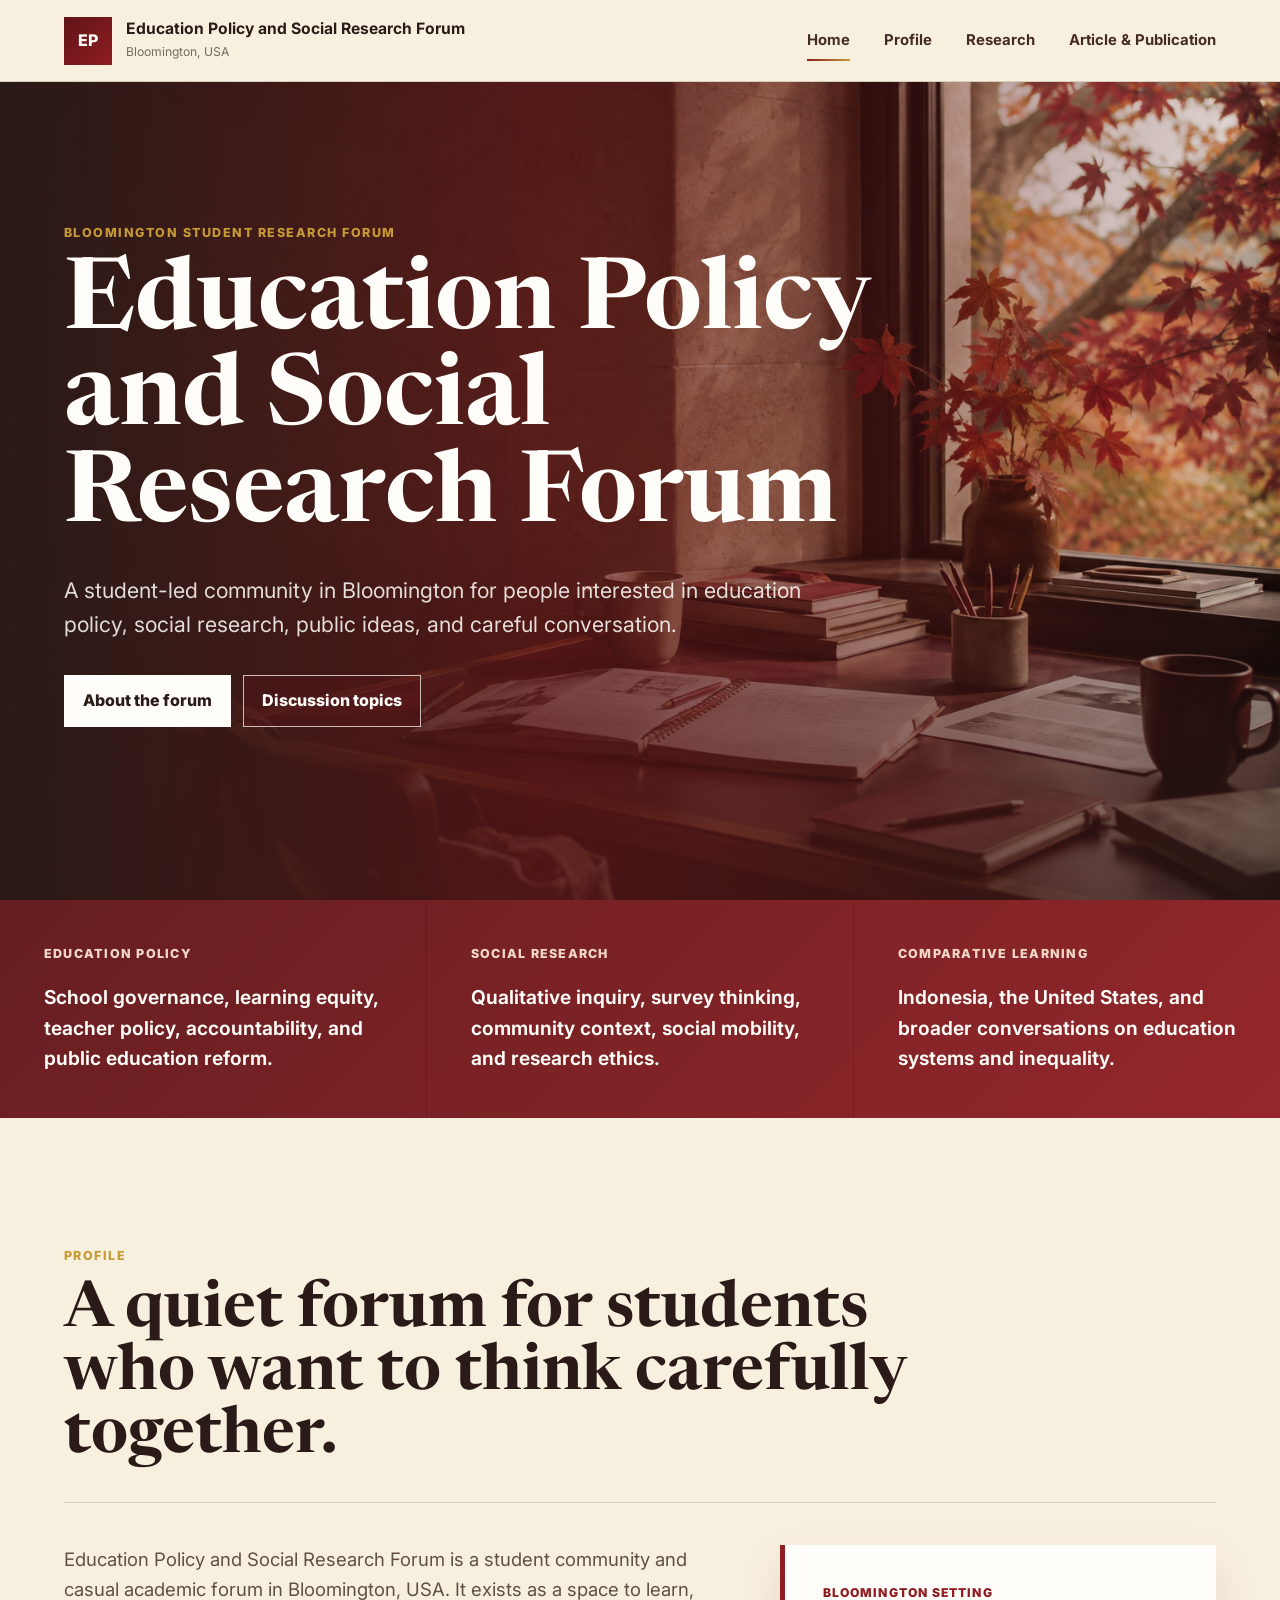
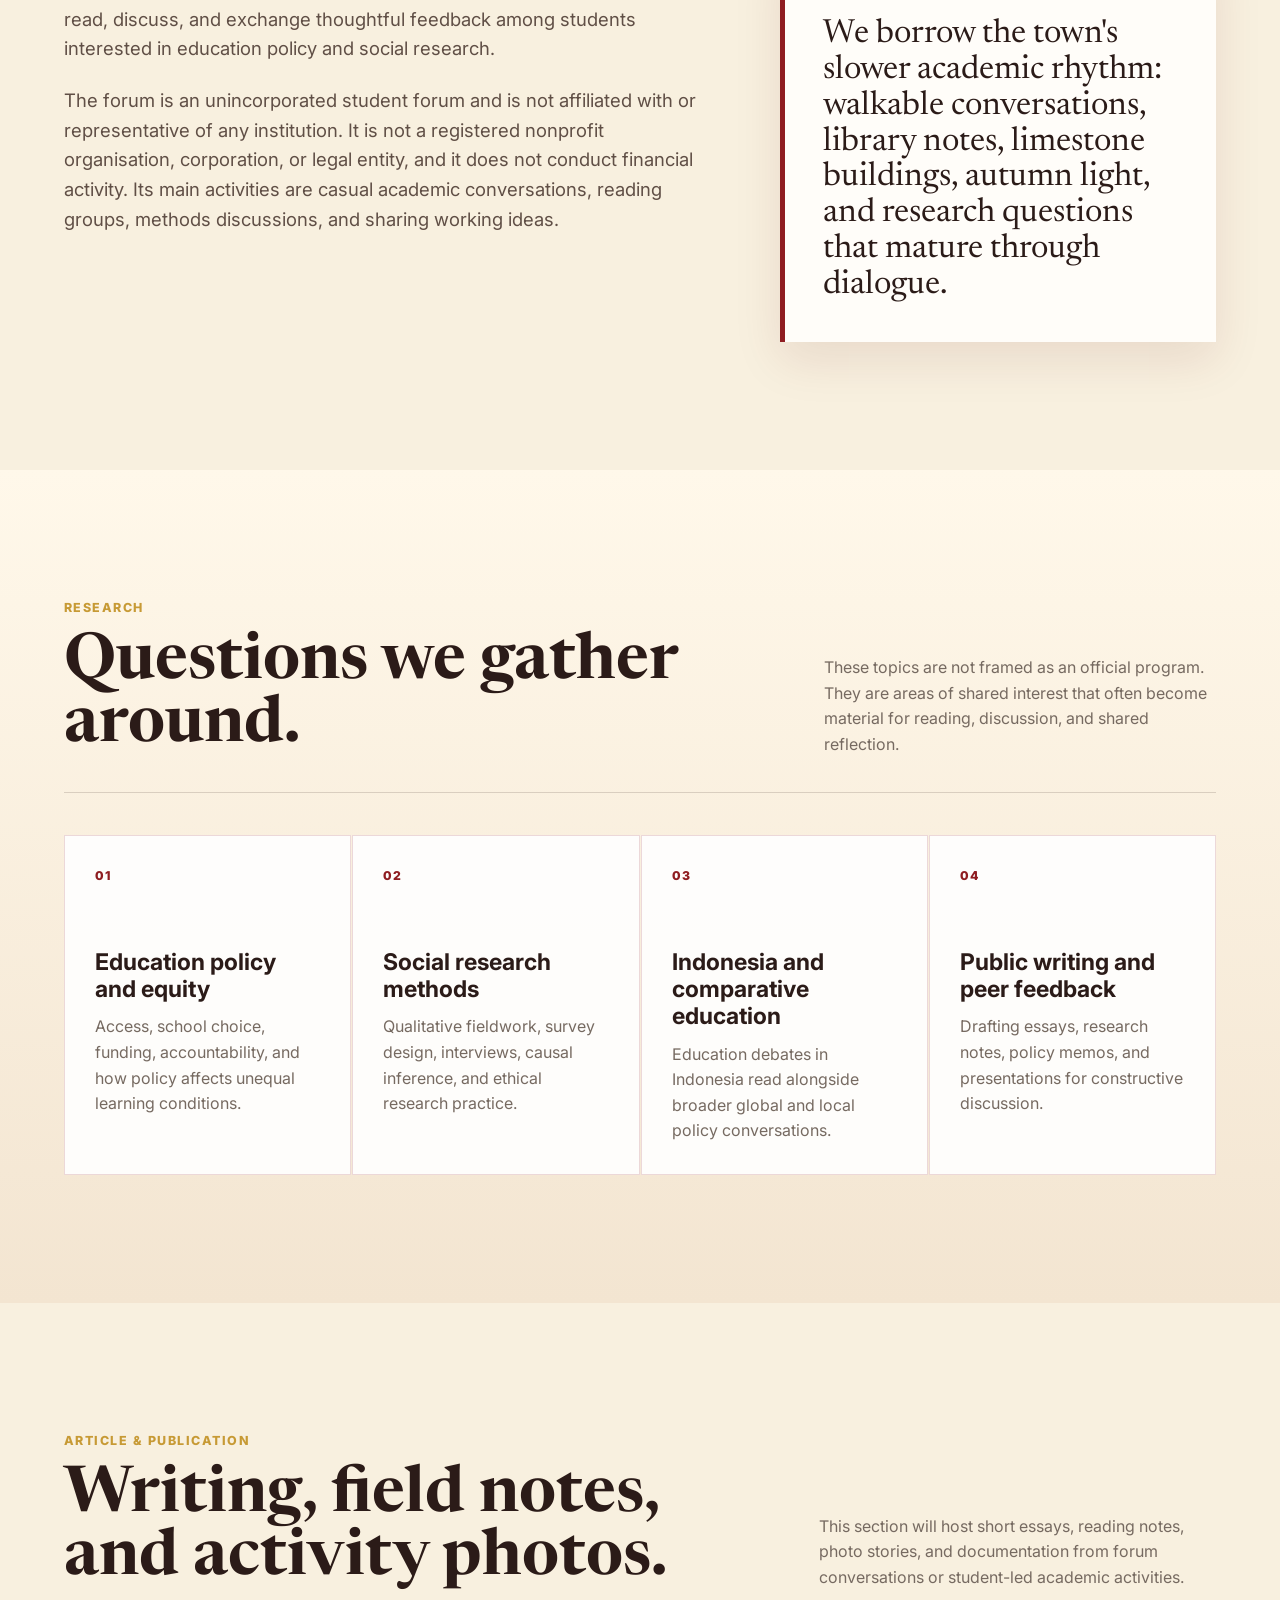
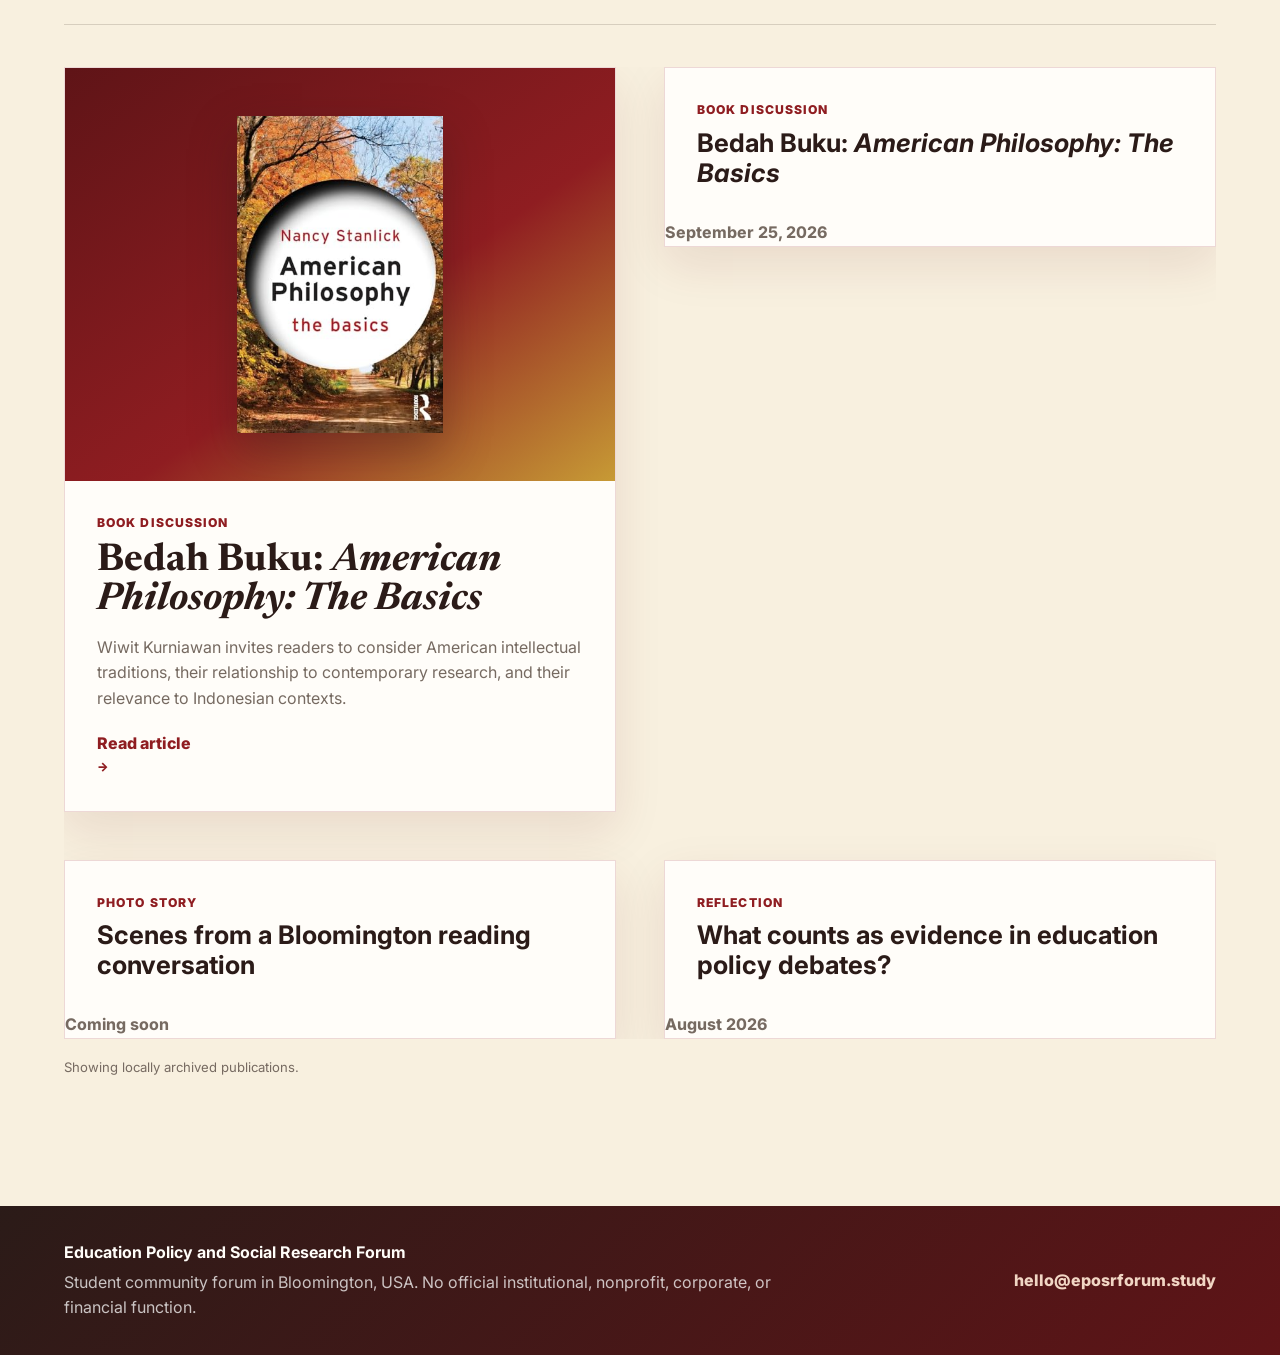
<file: index.html>
<!doctype html>
<html lang="en">
  <head>
    <meta charset="utf-8">
    <meta name="viewport" content="width=device-width, initial-scale=1">
    <title>Education Policy and Social Research Forum</title>
    <meta
      name="description"
      content="A student community in Bloomington, USA, for education policy and social research conversations. Not an official institution, nonprofit organisation, corporation, or financial entity."
    >
    <link rel="preconnect" href="https://fonts.googleapis.com">
    <link rel="preconnect" href="https://fonts.gstatic.com" crossorigin>
    <link
      href="https://fonts.googleapis.com/css2?family=Inter:wght@400;500;600;700;800&family=Newsreader:opsz,wght@6..72,500;6..72,650&display=swap"
      rel="stylesheet"
    >
    <link rel="stylesheet" href="styles.css">
  </head>
  <body>
    <header class="site-header" data-header>
      <a class="brand" href="#home" aria-label="Education Policy and Social Research Forum">
        <span class="brand-mark" aria-hidden="true">EP</span>
        <span>
          <strong>Education Policy and Social Research Forum</strong>
          <small>Bloomington, USA</small>
        </span>
      </a>

      <button class="nav-toggle" type="button" aria-label="Open menu" aria-expanded="false" data-nav-toggle>
        <span></span>
        <span></span>
      </button>

      <nav class="site-nav" aria-label="Main navigation" data-nav>
        <a href="#home">Home</a>
        <a href="#profile">Profile</a>
        <a href="#research">Research</a>
        <a href="#publication">Article & Publication</a>
      </nav>
    </header>

    <main>
      <section class="hero" id="home">
        <div class="hero-media" aria-hidden="true">
          <img src="assets/bloomington-study-hero.png" alt="">
        </div>
        <div class="hero-overlay"></div>
        <div class="hero-content">
          <p class="section-kicker">Bloomington student research forum</p>
          <h1>Education Policy and Social Research Forum</h1>
          <p class="hero-lede">
            A student-led community in Bloomington for people interested in education policy,
            social research, public ideas, and careful conversation.
          </p>
          <div class="hero-actions" aria-label="Primary links">
            <a class="button primary" href="#profile">About the forum</a>
            <a class="button secondary" href="#research">Discussion topics</a>
          </div>
        </div>
      </section>

      <section class="status-band" aria-label="Forum focus areas">
        <article>
          <span>Education policy</span>
          <p>School governance, learning equity, teacher policy, accountability, and public education reform.</p>
        </article>
        <article>
          <span>Social research</span>
          <p>Qualitative inquiry, survey thinking, community context, social mobility, and research ethics.</p>
        </article>
        <article>
          <span>Comparative learning</span>
          <p>Indonesia, the United States, and broader conversations on education systems and inequality.</p>
        </article>
      </section>

      <section class="section profile-section" id="profile">
        <div class="section-heading">
          <p class="section-kicker">Profile</p>
          <h2>A quiet forum for students who want to think carefully together.</h2>
        </div>
        <div class="profile-layout">
          <div class="profile-text">
            <p>
              Education Policy and Social Research Forum is a student community and
              casual academic forum in Bloomington, USA. It exists as a space to learn, read,
              discuss, and exchange thoughtful feedback among students interested in
              education policy and social research.
            </p>
            <p>
              The forum is an unincorporated student forum and is not affiliated with
              or representative of any institution. It is not a registered nonprofit
              organisation, corporation, or legal entity, and it does not conduct financial
              activity. Its main activities are casual academic conversations, reading
              groups, methods discussions, and sharing working ideas.
            </p>
          </div>
          <aside class="profile-note">
            <span>Bloomington setting</span>
            <p>
              We borrow the town's slower academic rhythm: walkable conversations, library
              notes, limestone buildings, autumn light, and research questions that mature
              through dialogue.
            </p>
          </aside>
        </div>
      </section>

      <section class="section research-section" id="research">
        <div class="section-heading split">
          <div>
            <p class="section-kicker">Research</p>
            <h2>Questions we gather around.</h2>
          </div>
          <p>
            These topics are not framed as an official program. They are areas of shared
            interest that often become material for reading, discussion, and shared reflection.
          </p>
        </div>

        <div class="research-grid">
          <article class="research-card">
            <span>01</span>
            <h3>Education policy and equity</h3>
            <p>Access, school choice, funding, accountability, and how policy affects unequal learning conditions.</p>
          </article>
          <article class="research-card">
            <span>02</span>
            <h3>Social research methods</h3>
            <p>Qualitative fieldwork, survey design, interviews, causal inference, and ethical research practice.</p>
          </article>
          <article class="research-card">
            <span>03</span>
            <h3>Indonesia and comparative education</h3>
            <p>Education debates in Indonesia read alongside broader global and local policy conversations.</p>
          </article>
          <article class="research-card">
            <span>04</span>
            <h3>Public writing and peer feedback</h3>
            <p>Drafting essays, research notes, policy memos, and presentations for constructive discussion.</p>
          </article>
        </div>
      </section>

      <section class="section publication-section" id="publication">
        <div class="publication-head">
          <div>
            <p class="section-kicker">Article & Publication</p>
            <h2>Writing, field notes, and activity photos.</h2>
          </div>
          <p>
            This section will host short essays, reading notes, photo stories, and documentation
            from forum conversations or student-led academic activities.
          </p>
        </div>

        <div class="publication-grid" data-wordpress-publications>
          <article class="publication-feature">
            <a class="publication-photo book-cover-feature" href="articles/american-philosophy-the-basics.html">
              <img src="assets/american-philosophy-cover.png" alt="Cover of American Philosophy: The Basics by Nancy A. Stanlick">
            </a>
            <div>
              <span>Book discussion</span>
              <h3><a href="articles/american-philosophy-the-basics.html">Bedah Buku: <em>American Philosophy: The Basics</em></a></h3>
              <p>
                Wiwit Kurniawan invites readers to consider American intellectual traditions,
                their relationship to contemporary research, and their relevance to Indonesian contexts.
              </p>
              <a class="text-link" href="articles/american-philosophy-the-basics.html">Read article <span aria-hidden="true">&rarr;</span></a>
            </div>
          </article>

          <div class="publication-list">
            <article class="publication-item">
              <div>
                <span>Book discussion</span>
                <h3><a href="articles/american-philosophy-the-basics.html">Bedah Buku: <em>American Philosophy: The Basics</em></a></h3>
              </div>
              <time datetime="2026-09-25">September 25, 2026</time>
            </article>
            <article class="publication-item">
              <div>
                <span>Photo story</span>
                <h3>Scenes from a Bloomington reading conversation</h3>
              </div>
              <time datetime="2026-09">Coming soon</time>
            </article>
            <article class="publication-item">
              <div>
                <span>Reflection</span>
                <h3>What counts as evidence in education policy debates?</h3>
              </div>
              <time datetime="2026-08">August 2026</time>
            </article>
          </div>
        </div>
        <p class="publication-status" data-wordpress-status aria-live="polite"></p>
      </section>
    </main>

    <footer class="site-footer">
      <div>
        <strong>Education Policy and Social Research Forum</strong>
        <p>Student community forum in Bloomington, USA. No official institutional, nonprofit, corporate, or financial function.</p>
      </div>
      <a href="mailto:hello@eposrforum.study">hello@eposrforum.study</a>
    </footer>

    <script src="script.js"></script>
    <script src="wordpress.js"></script>
  </body>
</html>
</file>
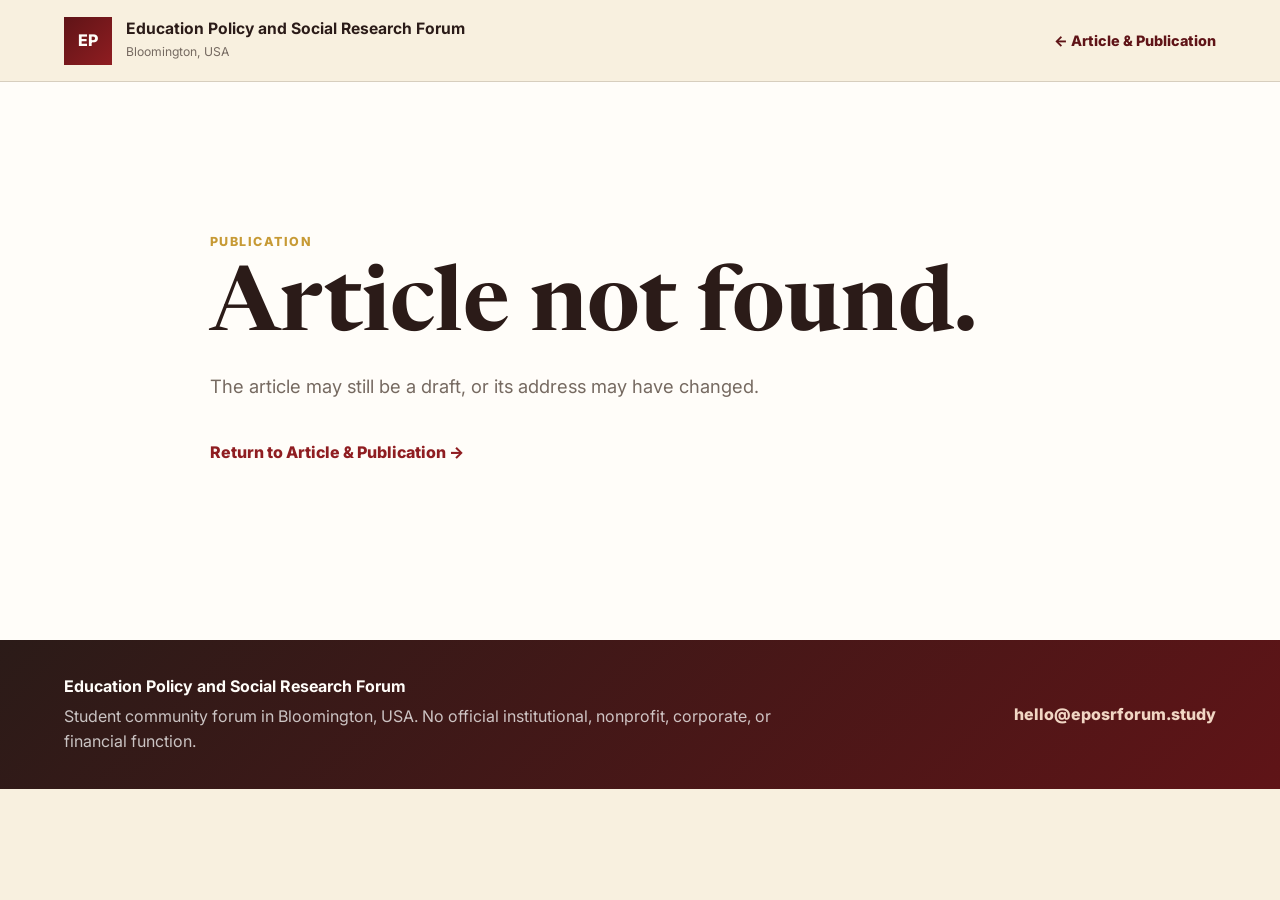
<file: article.html>
<!doctype html>
<html lang="en">
  <head>
    <meta charset="utf-8">
    <meta name="viewport" content="width=device-width, initial-scale=1">
    <title>Article | Education Policy and Social Research Forum</title>
    <meta name="description" content="Article from the Education Policy and Social Research Forum.">
    <link rel="preconnect" href="https://fonts.googleapis.com">
    <link rel="preconnect" href="https://fonts.gstatic.com" crossorigin>
    <link
      href="https://fonts.googleapis.com/css2?family=Inter:wght@400;500;600;700;800&family=Newsreader:opsz,wght@6..72,500;6..72,650&display=swap"
      rel="stylesheet"
    >
    <link rel="stylesheet" href="styles.css">
  </head>
  <body>
    <header class="site-header article-header">
      <a class="brand" href="index.html#home" aria-label="Education Policy and Social Research Forum">
        <span class="brand-mark" aria-hidden="true">EP</span>
        <span>
          <strong>Education Policy and Social Research Forum</strong>
          <small>Bloomington, USA</small>
        </span>
      </a>
      <a class="back-link" href="index.html#publication"><span aria-hidden="true">&larr;</span> Article &amp; Publication</a>
    </header>

    <main class="article-page wordpress-article" data-wordpress-article>
      <header class="article-intro article-loading">
        <div class="article-intro-copy">
          <p class="section-kicker">Publication</p>
          <h1>Loading article...</h1>
          <p class="article-deck">Retrieving the latest version from the forum's editorial workspace.</p>
        </div>
      </header>
    </main>

    <footer class="site-footer">
      <div>
        <strong>Education Policy and Social Research Forum</strong>
        <p>Student community forum in Bloomington, USA. No official institutional, nonprofit, corporate, or financial function.</p>
      </div>
      <a href="mailto:hello@eposrforum.study">hello@eposrforum.study</a>
    </footer>
    <script src="wordpress-article.js"></script>
  </body>
</html>
</file>
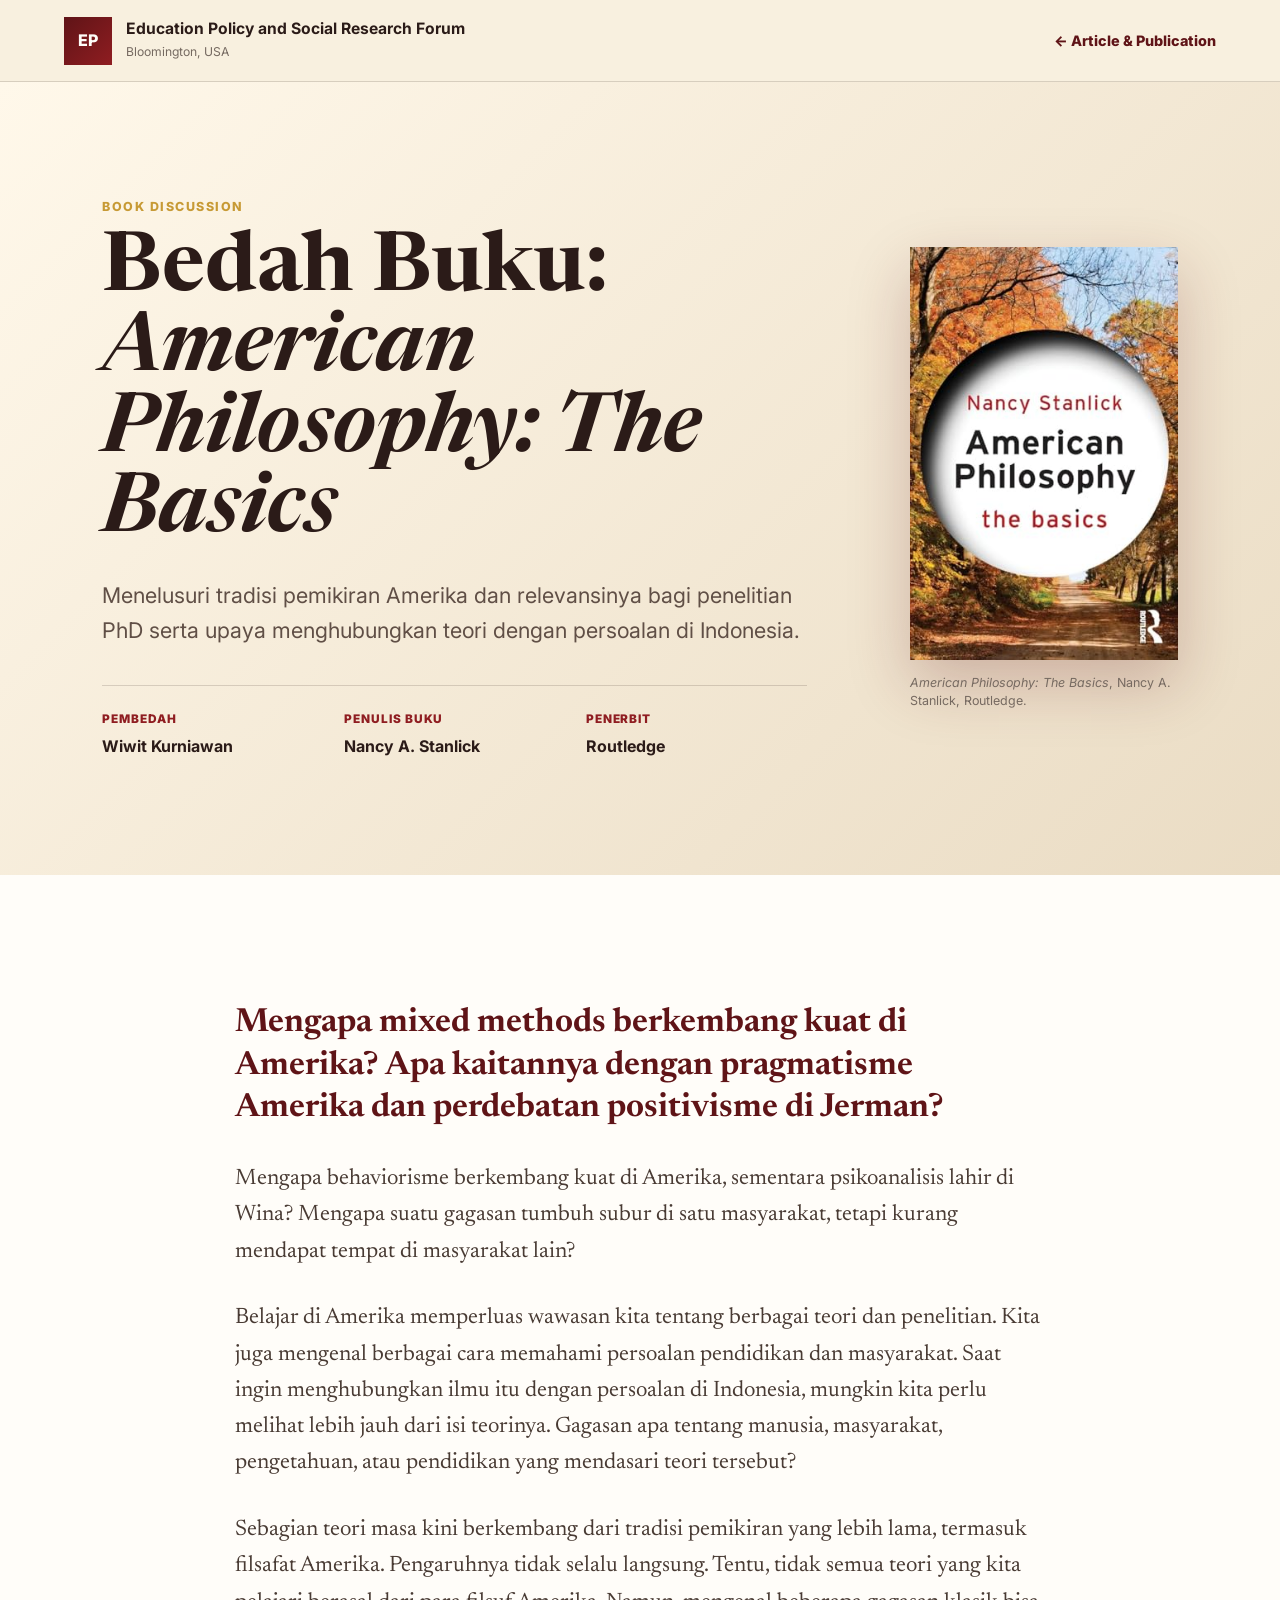
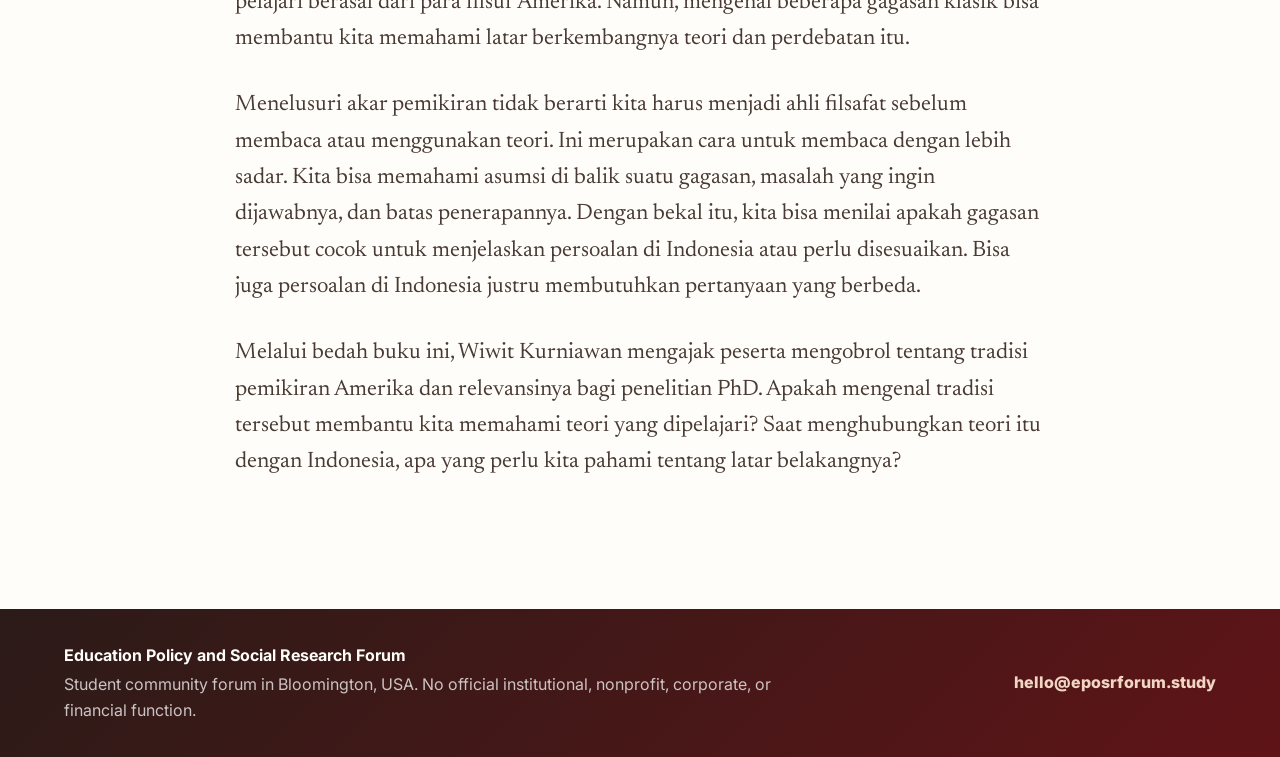
<file: articles/american-philosophy-the-basics.html>
<!doctype html>
<html lang="id">
  <head>
    <meta charset="utf-8">
    <meta name="viewport" content="width=device-width, initial-scale=1">
    <title>Bedah Buku: American Philosophy: The Basics | EPSR Forum</title>
    <meta
      name="description"
      content="Wiwit Kurniawan membahas American Philosophy: The Basics karya Nancy A. Stanlick dan relevansi tradisi pemikiran Amerika bagi penelitian dan konteks Indonesia."
    >
    <link rel="preconnect" href="https://fonts.googleapis.com">
    <link rel="preconnect" href="https://fonts.gstatic.com" crossorigin>
    <link
      href="https://fonts.googleapis.com/css2?family=Inter:wght@400;500;600;700;800&family=Newsreader:opsz,wght@6..72,500;6..72,650&display=swap"
      rel="stylesheet"
    >
    <link rel="stylesheet" href="../styles.css">
  </head>
  <body>
    <header class="site-header article-header">
      <a class="brand" href="../index.html#home" aria-label="Education Policy and Social Research Forum">
        <span class="brand-mark" aria-hidden="true">EP</span>
        <span>
          <strong>Education Policy and Social Research Forum</strong>
          <small>Bloomington, USA</small>
        </span>
      </a>

      <a class="back-link" href="../index.html#publication"><span aria-hidden="true">&larr;</span> Article &amp; Publication</a>
    </header>

    <main class="article-page">
      <header class="article-intro">
        <div class="article-intro-copy">
          <p class="section-kicker">Book discussion</p>
          <h1>Bedah Buku: <em>American Philosophy: The Basics</em></h1>
          <p class="article-deck">
            Menelusuri tradisi pemikiran Amerika dan relevansinya bagi penelitian PhD serta
            upaya menghubungkan teori dengan persoalan di Indonesia.
          </p>
          <dl class="book-details">
            <div>
              <dt>Pembedah</dt>
              <dd>Wiwit Kurniawan</dd>
            </div>
            <div>
              <dt>Penulis buku</dt>
              <dd>Nancy A. Stanlick</dd>
            </div>
            <div>
              <dt>Penerbit</dt>
              <dd>Routledge</dd>
            </div>
          </dl>
        </div>

        <figure class="article-cover">
          <img src="../assets/american-philosophy-cover.png" alt="Sampul buku American Philosophy: The Basics karya Nancy A. Stanlick">
          <figcaption><em>American Philosophy: The Basics</em>, Nancy A. Stanlick, Routledge.</figcaption>
        </figure>
      </header>

      <article class="article-body">
        <p class="article-opening">
          Mengapa mixed methods berkembang kuat di Amerika? Apa kaitannya dengan pragmatisme
          Amerika dan perdebatan positivisme di Jerman?
        </p>
        <p>
          Mengapa behaviorisme berkembang kuat di Amerika, sementara psikoanalisis lahir di
          Wina? Mengapa suatu gagasan tumbuh subur di satu masyarakat, tetapi kurang mendapat
          tempat di masyarakat lain?
        </p>
        <p>
          Belajar di Amerika memperluas wawasan kita tentang berbagai teori dan penelitian.
          Kita juga mengenal berbagai cara memahami persoalan pendidikan dan masyarakat. Saat
          ingin menghubungkan ilmu itu dengan persoalan di Indonesia, mungkin kita perlu melihat
          lebih jauh dari isi teorinya. Gagasan apa tentang manusia, masyarakat, pengetahuan,
          atau pendidikan yang mendasari teori tersebut?
        </p>
        <p>
          Sebagian teori masa kini berkembang dari tradisi pemikiran yang lebih lama, termasuk
          filsafat Amerika. Pengaruhnya tidak selalu langsung. Tentu, tidak semua teori yang kita
          pelajari berasal dari para filsuf Amerika. Namun, mengenal beberapa gagasan klasik bisa
          membantu kita memahami latar berkembangnya teori dan perdebatan itu.
        </p>
        <p>
          Menelusuri akar pemikiran tidak berarti kita harus menjadi ahli filsafat sebelum
          membaca atau menggunakan teori. Ini merupakan cara untuk membaca dengan lebih sadar.
          Kita bisa memahami asumsi di balik suatu gagasan, masalah yang ingin dijawabnya, dan
          batas penerapannya. Dengan bekal itu, kita bisa menilai apakah gagasan tersebut cocok
          untuk menjelaskan persoalan di Indonesia atau perlu disesuaikan. Bisa juga persoalan di
          Indonesia justru membutuhkan pertanyaan yang berbeda.
        </p>
        <p>
          Melalui bedah buku ini, Wiwit Kurniawan mengajak peserta mengobrol tentang tradisi
          pemikiran Amerika dan relevansinya bagi penelitian PhD. Apakah mengenal tradisi
          tersebut membantu kita memahami teori yang dipelajari? Saat menghubungkan teori itu
          dengan Indonesia, apa yang perlu kita pahami tentang latar belakangnya?
        </p>
      </article>
    </main>

    <footer class="site-footer">
      <div>
        <strong>Education Policy and Social Research Forum</strong>
        <p>Student community forum in Bloomington, USA. No official institutional, nonprofit, corporate, or financial function.</p>
      </div>
      <a href="mailto:hello@eposrforum.study">hello@eposrforum.study</a>
    </footer>
  </body>
</html>
</file>
<file: styles.css>
:root {
  --ink: #2b1b18;
  --cream: #f8f0df;
  --cream-strong: #eadcc4;
  --crimson: #8f1d21;
  --crimson-deep: #5f1417;
  --crimson-soft: #f4dfdc;
  --limestone: #f8f0df;
  --limestone-strong: #eadcc4;
  --leaf: #526947;
  --gold: #c79a35;
  --muted: #766a61;
  --line: rgba(43, 27, 24, 0.16);
  --white: #fffdf9;
  --shadow: 0 28px 70px rgba(95, 20, 23, 0.2);
}

* {
  box-sizing: border-box;
}

html {
  scroll-behavior: smooth;
}

section[id] {
  scroll-margin-top: 92px;
}

body {
  margin: 0;
  background: var(--limestone);
  color: var(--ink);
  font-family: Inter, system-ui, -apple-system, BlinkMacSystemFont, "Segoe UI", sans-serif;
  line-height: 1.6;
  overflow-x: hidden;
  text-rendering: optimizeLegibility;
}

a {
  color: inherit;
  text-decoration: none;
}

a:focus-visible,
button:focus-visible {
  outline: 3px solid rgba(143, 29, 33, 0.42);
  outline-offset: 4px;
}

.site-header {
  align-items: center;
  background: rgba(248, 240, 223, 0.92);
  backdrop-filter: blur(18px);
  border-bottom: 1px solid var(--line);
  display: flex;
  gap: 22px;
  height: 82px;
  justify-content: space-between;
  left: 0;
  padding: 0 clamp(20px, 5vw, 72px);
  position: sticky;
  right: 0;
  top: 0;
  z-index: 20;
}

.brand {
  align-items: center;
  display: flex;
  gap: 14px;
  min-width: 320px;
}

.brand-mark {
  align-items: center;
  background: linear-gradient(135deg, var(--crimson-deep), var(--crimson));
  color: var(--white);
  display: inline-flex;
  flex: 0 0 auto;
  font-weight: 800;
  height: 48px;
  justify-content: center;
  letter-spacing: 0;
  width: 48px;
}

.brand strong,
.brand small {
  display: block;
}

.brand strong {
  font-size: 0.98rem;
  line-height: 1.12;
  max-width: 420px;
}

.brand small {
  color: var(--muted);
  font-size: 0.76rem;
  margin-top: 4px;
}

.site-nav {
  align-items: center;
  display: flex;
  gap: clamp(18px, 3vw, 34px);
}

.site-nav a {
  color: #452b27;
  font-size: 0.93rem;
  font-weight: 700;
  position: relative;
}

.site-nav a::after {
  background: linear-gradient(90deg, var(--crimson), var(--gold));
  bottom: -9px;
  content: "";
  height: 2px;
  left: 0;
  position: absolute;
  transform: scaleX(0);
  transform-origin: left;
  transition: transform 180ms ease;
  width: 100%;
}

.site-nav a:hover::after,
.site-nav a.active::after {
  transform: scaleX(1);
}

.nav-toggle {
  background: transparent;
  border: 0;
  display: none;
  height: 42px;
  padding: 0;
  width: 42px;
}

.nav-toggle span {
  background: var(--ink);
  display: block;
  height: 2px;
  margin: 8px 6px;
}

.hero {
  min-height: calc(100vh - 82px);
  overflow: hidden;
  position: relative;
}

.hero-media {
  inset: 0;
  position: absolute;
}

.hero-media img {
  height: 100%;
  object-fit: cover;
  object-position: center;
  width: 100%;
}

.hero-overlay {
  background:
    linear-gradient(90deg, rgba(43, 27, 24, 0.94), rgba(95, 20, 23, 0.7) 42%, rgba(95, 20, 23, 0.08)),
    linear-gradient(0deg, rgba(43, 27, 24, 0.62), transparent 42%);
  inset: 0;
  position: absolute;
}

.hero-content {
  color: var(--white);
  max-width: 980px;
  padding: clamp(82px, 11vw, 150px) clamp(20px, 5vw, 72px) clamp(76px, 9vw, 120px);
  position: relative;
}

.section-kicker {
  color: var(--gold);
  font-size: 0.78rem;
  font-weight: 800;
  letter-spacing: 0.12em;
  margin: 0 0 14px;
  text-transform: uppercase;
}

h1,
h2 {
  font-family: Newsreader, Georgia, serif;
  font-weight: 650;
  letter-spacing: 0;
  line-height: 0.98;
  margin: 0;
}

h1 {
  font-size: clamp(3rem, 7.7vw, 7rem);
  max-width: 980px;
}

h2 {
  font-size: clamp(2.25rem, 5vw, 4.5rem);
  max-width: 900px;
}

h3 {
  letter-spacing: 0;
  line-height: 1.18;
}

.hero-lede {
  color: rgba(255, 253, 249, 0.86);
  font-size: clamp(1.08rem, 1.8vw, 1.34rem);
  margin: 26px 0 0;
  max-width: 760px;
}

.hero-actions {
  display: flex;
  flex-wrap: wrap;
  gap: 12px;
  margin-top: 34px;
}

.button {
  align-items: center;
  border: 1px solid rgba(255, 253, 249, 0.72);
  display: inline-flex;
  font-weight: 800;
  min-height: 50px;
  padding: 12px 18px;
}

.button.primary {
  background: var(--white);
  color: var(--ink);
}

.button.secondary {
  background: rgba(95, 20, 23, 0.28);
  color: var(--white);
}

.status-band {
  background: linear-gradient(135deg, var(--crimson-deep), var(--crimson));
  color: var(--white);
  display: grid;
  gap: 1px;
  grid-template-columns: repeat(3, 1fr);
}

.status-band article {
  background: rgba(255, 255, 255, 0.045);
  min-height: 190px;
  padding: clamp(24px, 4vw, 44px);
}

.status-band span {
  color: #f1d6c4;
  display: block;
  font-size: 0.78rem;
  font-weight: 850;
  letter-spacing: 0.1em;
  margin-bottom: 18px;
  text-transform: uppercase;
}

.status-band p {
  font-size: clamp(1.04rem, 1.5vw, 1.25rem);
  font-weight: 650;
  margin: 0;
  max-width: 430px;
}

.section {
  padding: clamp(76px, 10vw, 128px) clamp(20px, 5vw, 72px);
}

.section-heading {
  border-bottom: 1px solid var(--line);
  padding-bottom: 34px;
}

.section-heading.split {
  align-items: end;
  display: grid;
  gap: 32px;
  grid-template-columns: minmax(0, 0.78fr) minmax(280px, 0.42fr);
}

.section-heading.split > p {
  color: var(--muted);
  margin: 0;
}

.profile-layout {
  display: grid;
  gap: clamp(32px, 6vw, 78px);
  grid-template-columns: minmax(0, 0.85fr) minmax(320px, 0.58fr);
  padding-top: 42px;
}

.profile-text {
  color: #604f46;
  font-size: clamp(1.05rem, 1.45vw, 1.22rem);
}

.profile-text p {
  margin: 0;
  max-width: 820px;
}

.profile-text p + p {
  margin-top: 22px;
}

.profile-note {
  background: var(--white);
  border-left: 5px solid var(--crimson);
  box-shadow: 0 18px 45px rgba(95, 20, 23, 0.1);
  min-height: 280px;
  padding: clamp(24px, 4vw, 38px);
}

.profile-note span,
.publication-item span,
.research-card span {
  color: var(--crimson);
  display: block;
  font-size: 0.76rem;
  font-weight: 850;
  letter-spacing: 0.09em;
  text-transform: uppercase;
}

.profile-note p {
  font-family: Newsreader, Georgia, serif;
  font-size: clamp(1.55rem, 2.6vw, 2.1rem);
  line-height: 1.08;
  margin: 14px 0 0;
}

.research-section {
  background: linear-gradient(180deg, #fff8ea, #f3e5d1);
}

.research-grid {
  display: grid;
  gap: 1px;
  grid-template-columns: repeat(4, minmax(0, 1fr));
  margin-top: 42px;
}

.research-card {
  background: rgba(255, 255, 255, 0.9);
  border: 1px solid rgba(143, 29, 33, 0.16);
  min-height: 330px;
  padding: clamp(22px, 3vw, 30px);
}

.research-card span {
  margin-bottom: 64px;
}

.research-card h3 {
  font-size: clamp(1.2rem, 1.8vw, 1.55rem);
  margin: 0;
}

.research-card p {
  color: var(--muted);
  margin: 11px 0 0;
}

.publication-head {
  align-items: end;
  border-bottom: 1px solid var(--line);
  display: grid;
  gap: 32px;
  grid-template-columns: minmax(0, 0.82fr) minmax(280px, 0.45fr);
  padding-bottom: 34px;
}

.publication-head > p {
  color: var(--muted);
  margin: 0;
}

.publication-list {
  display: contents;
}

.publication-status {
  color: var(--muted);
  font-size: 0.82rem;
  margin: 18px 0 0;
}

.publication-grid {
  align-items: start;
  display: grid;
  gap: clamp(24px, 4vw, 48px);
  grid-auto-rows: max-content;
  grid-template-columns: repeat(2, minmax(0, 1fr));
  margin-top: 42px;
  overflow: auto;
}

.publication-feature {
  background: var(--white);
  border: 1px solid rgba(143, 29, 33, 0.16);
  display: flex;
  flex-direction: column;
  box-shadow: 0 18px 45px rgba(95, 20, 23, 0.1);
  height: fit-content;
}

.publication-photo {
  aspect-ratio: 4 / 3;
  background: var(--cream-strong);
  overflow: hidden;
}

.publication-photo img {
  height: 100%;
  object-fit: cover;
  width: 100%;
}

.publication-photo.book-cover-feature {
  align-items: center;
  background: linear-gradient(145deg, var(--crimson-deep), var(--crimson) 58%, var(--gold));
  display: flex;
  justify-content: center;
  padding: clamp(24px, 4vw, 48px);
}

.publication-photo.book-cover-feature img {
  box-shadow: 0 18px 42px rgba(43, 27, 24, 0.35);
  height: min(100%, 430px);
  object-fit: contain;
  width: auto;
}

.publication-feature > div:last-child {
  flex: 1 1 auto;
  padding: clamp(22px, 3vw, 32px);
}

.publication-feature span {
  color: var(--crimson);
  display: block;
  font-size: 0.76rem;
  font-weight: 850;
  letter-spacing: 0.09em;
  text-transform: uppercase;
}

.publication-feature h3 {
  font-family: Newsreader, Georgia, serif;
  font-size: clamp(1.7rem, 3vw, 2.6rem);
  line-height: 1.02;
  margin: 10px 0 0;
}

.publication-feature p {
  color: var(--muted);
  overflow-wrap: break-word;
  margin: 14px 0 0;
}

.text-link {
  color: var(--crimson);
  display: inline-block;
  font-weight: 800;
  margin-top: 20px;
}

.publication-feature h3 a:hover,
.publication-item h3 a:hover,
.text-link:hover {
  color: var(--crimson);
}

.publication-item {
  background: var(--white);
  border: 1px solid rgba(143, 29, 33, 0.16);
  box-shadow: 0 18px 45px rgba(95, 20, 23, 0.1);
  display: flex;
  flex-direction: column;
}

.publication-item-photo {
  aspect-ratio: 4 / 3;
  background: var(--cream-strong);
  display: block;
  overflow: hidden;
  width: 100%;
}

.publication-item-photo img {
  height: 100%;
  object-fit: cover;
  width: 100%;
}

.publication-item h3 {
  font-size: clamp(1.16rem, 2vw, 1.65rem);
  margin: 8px 0 0;
  max-width: 880px;
}

.publication-item > div {
  padding: clamp(22px, 3vw, 32px);
}

.publication-item time {
  color: var(--muted);
  font-weight: 750;
  white-space: nowrap;
}

.site-footer {
  align-items: center;
  background: linear-gradient(135deg, var(--ink), var(--crimson-deep));
  clear: both;
  color: var(--white);
  display: flex;
  gap: 24px;
  justify-content: space-between;
  padding: 34px clamp(20px, 5vw, 72px);
}

.site-footer p {
  color: rgba(255, 255, 255, 0.74);
  margin: 4px 0 0;
  max-width: 760px;
}

.site-footer a {
  color: #f1d6c4;
  font-weight: 800;
}

.article-header {
  position: relative;
}

.back-link {
  color: var(--crimson-deep);
  font-size: 0.9rem;
  font-weight: 800;
}

.article-page {
  background: var(--white);
}

.article-page::after,
.wordpress-content::after {
  clear: both;
  content: "";
  display: table;
}

.article-intro {
  align-items: center;
  background: linear-gradient(135deg, #fff8ea, var(--cream-strong));
  display: grid;
  gap: clamp(44px, 8vw, 110px);
  grid-template-columns: minmax(0, 1fr) minmax(260px, 0.38fr);
  padding: clamp(64px, 9vw, 120px) clamp(20px, 8vw, 128px);
}

.article-intro-copy {
  min-width: 0;
}

.article-intro h1 {
  color: var(--ink);
  font-size: clamp(3rem, 6.4vw, 6.5rem);
  max-width: 980px;
  overflow-wrap: break-word;
}

.article-deck {
  color: #604f46;
  font-size: clamp(1.08rem, 1.7vw, 1.35rem);
  margin: 26px 0 0;
  max-width: 780px;
  overflow-wrap: anywhere;
}

.book-details {
  border-top: 1px solid var(--line);
  display: grid;
  gap: 20px;
  grid-template-columns: repeat(3, minmax(0, 1fr));
  margin: 38px 0 0;
  padding-top: 24px;
}

.book-details dt {
  color: var(--crimson);
  font-size: 0.74rem;
  font-weight: 850;
  letter-spacing: 0.08em;
  text-transform: uppercase;
}

.book-details dd {
  font-weight: 700;
  margin: 5px 0 0;
}

.article-cover {
  margin: 0;
}

.article-cover img {
  box-shadow: 0 24px 58px rgba(95, 20, 23, 0.24);
  display: block;
  margin: 0 auto;
  max-height: 540px;
  max-width: 100%;
  width: auto;
}

.article-cover figcaption {
  color: var(--muted);
  font-size: 0.78rem;
  line-height: 1.45;
  margin: 14px auto 0;
  max-width: 330px;
}

.article-body {
  color: #493b34;
  font-family: Newsreader, Georgia, serif;
  font-size: clamp(1.22rem, 1.75vw, 1.52rem);
  line-height: 1.62;
  margin: 0 auto;
  max-width: 850px;
  padding: clamp(70px, 10vw, 128px) 20px;
}

.article-body p {
  margin: 0;
}

.article-body p + p {
  margin-top: 1.35em;
}

.article-opening {
  color: var(--crimson-deep);
  font-size: clamp(1.55rem, 2.6vw, 2.15rem);
  font-weight: 650;
  line-height: 1.28;
}

.article-intro-no-cover {
  grid-template-columns: minmax(0, 1fr);
}

.article-intro-no-cover .article-intro-copy {
  max-width: 1050px;
}

.article-loading {
  min-height: 64vh;
}

.wordpress-content > *:first-child {
  margin-top: 0;
}

.wordpress-content h2,
.wordpress-content h3,
.wordpress-content h4 {
  color: var(--ink);
  font-family: Newsreader, Georgia, serif;
  line-height: 1.12;
  margin: 2em 0 0.65em;
}

.wordpress-content h2 {
  font-size: clamp(1.8rem, 3vw, 2.5rem);
}

.wordpress-content h3 {
  font-size: clamp(1.45rem, 2.3vw, 2rem);
}

.wordpress-content a {
  color: var(--crimson);
  text-decoration: underline;
  text-decoration-thickness: 1px;
  text-underline-offset: 3px;
}

.wordpress-content img,
.wordpress-content figure,
.wordpress-content .wp-block-image {
  height: auto;
  max-width: 100%;
}

.wordpress-content figure {
  margin: 2em 0;
}

.wordpress-content figcaption {
  color: var(--muted);
  font-family: Inter, system-ui, sans-serif;
  font-size: 0.82rem;
  margin-top: 8px;
}

.wordpress-content blockquote {
  border-left: 4px solid var(--crimson);
  color: var(--crimson-deep);
  font-size: 1.18em;
  margin: 2em 0;
  padding-left: 1.2em;
}

.wordpress-content ul,
.wordpress-content ol {
  padding-left: 1.25em;
}

.wordpress-content .alignleft {
  float: left;
  margin: 0 1.5em 1em 0;
}

.wordpress-content .alignright {
  float: right;
  margin: 0 0 1em 1.5em;
}

.article-error {
  margin: 0 auto;
  max-width: 900px;
  min-height: 62vh;
  padding: clamp(80px, 12vw, 150px) 20px;
}

.article-error h1 {
  font-size: clamp(3rem, 7vw, 6rem);
}

.article-error > p:not(.section-kicker) {
  color: var(--muted);
  font-size: 1.15rem;
}

@media (max-width: 1060px) {
  .site-header {
    gap: 16px;
  }

  .brand {
    min-width: 260px;
  }

  .brand strong {
    max-width: 330px;
  }

  .research-grid {
    grid-template-columns: repeat(2, minmax(0, 1fr));
  }
}

@media (max-width: 840px) {
  .site-header {
    height: 76px;
    padding-left: 16px;
    padding-right: 18px;
  }

  .brand {
    min-width: 0;
  }

  .brand strong {
    font-size: 0.92rem;
    max-width: 220px;
  }

  .brand small {
    display: none;
  }

  .nav-toggle {
    display: block;
    flex: 0 0 auto;
  }

  .site-nav {
    align-items: stretch;
    background: var(--white);
    border-bottom: 1px solid var(--line);
    box-shadow: var(--shadow);
    display: none;
    flex-direction: column;
    gap: 0;
    left: 0;
    padding: 12px 20px 20px;
    position: absolute;
    right: 0;
    top: 76px;
  }

  .site-nav.is-open {
    display: flex;
  }

  .site-nav a {
    border-bottom: 1px solid var(--line);
    padding: 14px 0;
  }

  .site-nav a::after {
    display: none;
  }

  .hero {
    min-height: 720px;
  }

  .hero-overlay {
    background:
      linear-gradient(90deg, rgba(43, 27, 24, 0.95), rgba(95, 20, 23, 0.76)),
      linear-gradient(0deg, rgba(43, 27, 24, 0.58), transparent 44%);
  }

  .hero-content {
    padding-top: 76px;
  }

  .status-band,
  .profile-layout,
  .section-heading.split,
  .publication-head,
  .publication-grid,
  .article-intro,
  .research-grid {
    grid-template-columns: 1fr;
  }

  .article-cover {
    max-width: 340px;
  }

  .status-band article {
    min-height: 146px;
  }

  .research-card {
    min-height: 250px;
  }

  .research-card span {
    margin-bottom: 38px;
  }

  .publication-item {
    display: flex;
  }

  .publication-item-photo {
    max-width: none;
  }

  .site-footer {
    align-items: flex-start;
    flex-direction: column;
  }
}

@media (max-width: 520px) {
  .brand-mark {
    height: 44px;
    width: 44px;
  }

  .brand strong {
    max-width: 190px;
  }

  .article-header .brand strong {
    display: none;
  }

  .article-header .brand {
    min-width: auto;
  }

  .back-link {
    font-size: 0.82rem;
  }

  .book-details {
    grid-template-columns: 1fr;
  }

  .button {
    justify-content: center;
    width: 100%;
  }
}

@media (prefers-reduced-motion: reduce) {
  *,
  *::before,
  *::after {
    scroll-behavior: auto !important;
    transition: none !important;
  }
}
</file>
